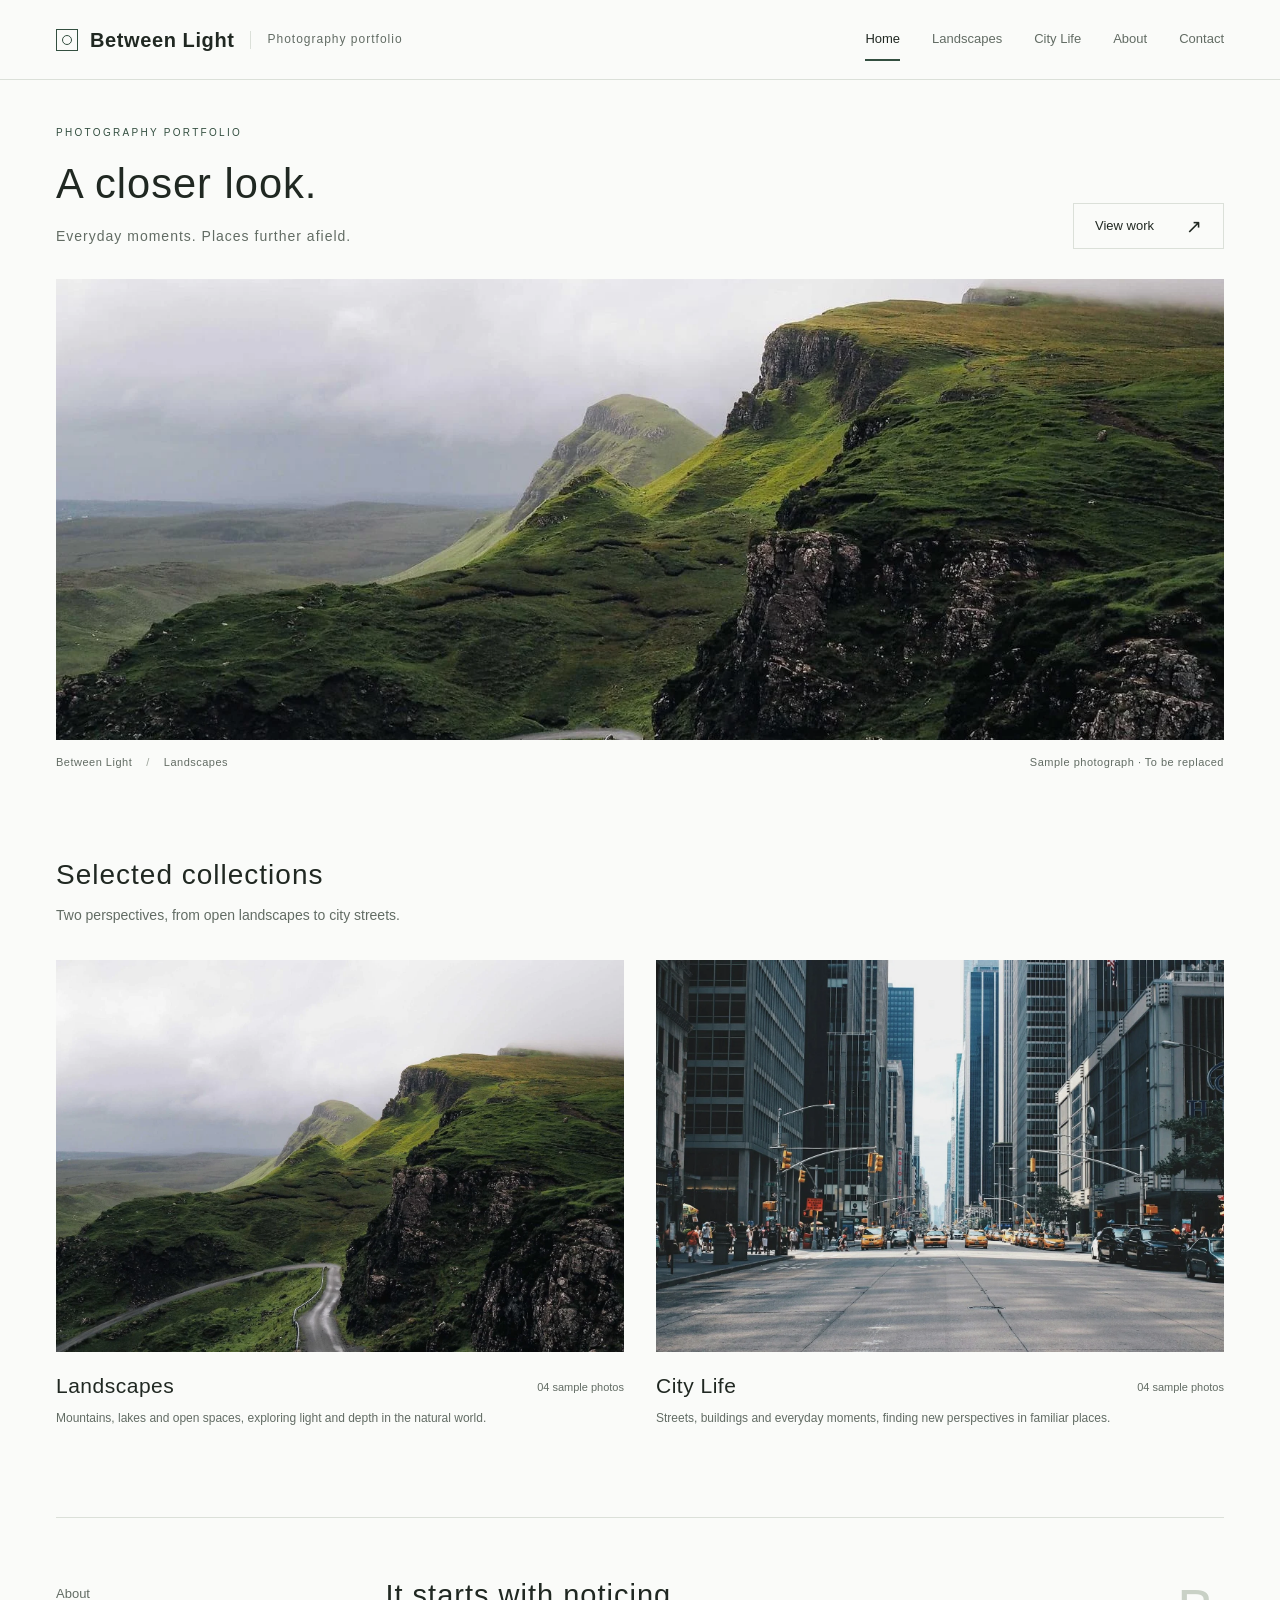
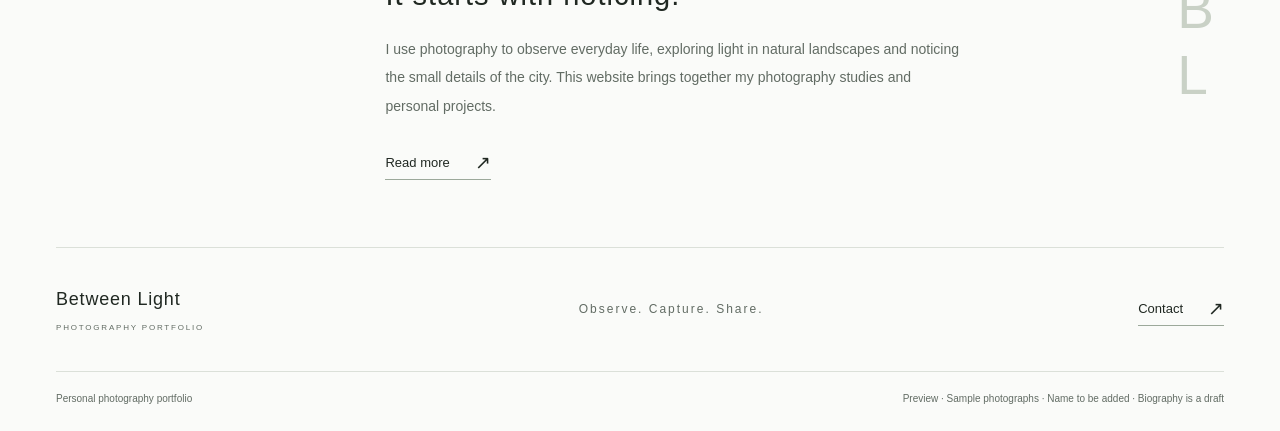
<file: index.html>
<!doctype html>
<html lang="en"><head><meta charset="utf-8"><meta name="viewport" content="width=device-width, initial-scale=1"><meta name="color-scheme" content="light"><title>Home | Between Light</title><meta name="description" content="Between Light. A personal photography portfolio featuring landscapes, city streets and everyday observations."><link rel="icon" href="assets/favicon.svg" type="image/svg+xml"><link rel="stylesheet" href="assets/style.css"><script src="assets/app.js" defer></script></head>
<body><a href="#main" class="skip-link">Skip to main content</a><header class="site-header"><div class="header-inner shell"><a class="brand" href="index.html" aria-label="Between Light Home"><span class="brand-mark" aria-hidden="true"></span><span>Between Light</span><span class="brand-divider" aria-hidden="true"></span><span class="brand-subtitle">Photography portfolio</span></a><button class="menu-toggle" aria-label="Open navigation menu" aria-expanded="false" aria-controls="primary-nav"><span></span><span></span></button><nav id="primary-nav" aria-label="Main navigation"><a href="index.html" aria-current=page>Home</a><a href="landscapes.html" >Landscapes</a><a href="city.html" >City Life</a><a href="about.html" >About</a><a href="contact.html" >Contact</a></nav></div></header><main id="main">
<section class="home-hero shell"><div class="hero-heading"><div><p class="eyebrow">PHOTOGRAPHY PORTFOLIO</p><h1>A closer look.</h1><p class="hero-intro">Everyday moments. Places further afield.</p></div><a href="#collections" class="outline-link">View work<span aria-hidden="true" class="arrow">↗</span></a></div><a class="hero-image" href="landscapes.html" aria-label="Explore landscape photographs"><img src="assets/images/landscape-01.webp" srcset="assets/images/landscape-01-thumb.webp 720w, assets/images/landscape-01.webp 1600w" sizes="(max-width: 767px) calc(100vw - 40px), 90vw" alt="A winding road along green cliffs shrouded in mist (sample photograph)" width="1600" height="1100" class="" loading="eager" decoding="async" fetchpriority=high></a><div class="hero-caption"><span>Between Light<span class="caption-divider">/</span>Landscapes</span><span>Sample photograph · To be replaced</span></div></section>
<section class="collections-section shell" id="collections"><div class="section-heading"><h2>Selected collections</h2><p>Two perspectives, from open landscapes to city streets.</p></div><div class="collections-grid"><article class="collection"><a class="collection-image" href="landscapes.html"><img src="assets/images/landscape-01.webp" srcset="assets/images/landscape-01-thumb.webp 720w, assets/images/landscape-01.webp 1600w" sizes="(max-width: 767px) calc(100vw - 40px), 90vw" alt="A winding road along green cliffs shrouded in mist (sample photograph)" width="1600" height="1100" class="" loading="lazy" decoding="async" ><span class="image-link" aria-hidden="true">↗</span></a><div class="collection-meta"><div><h3><a href="landscapes.html">Landscapes</a></h3><p>Mountains, lakes and open spaces, exploring light and depth in the natural world.</p></div><span class="collection-count">04 sample photos</span></div></article><article class="collection"><a class="collection-image" href="city.html"><img src="assets/images/city-01.webp" srcset="assets/images/city-01-thumb.webp 720w, assets/images/city-01.webp 1600w" sizes="(max-width: 767px) calc(100vw - 40px), 90vw" alt="Pedestrians and vehicles crossing an intersection between tall city buildings (sample photograph)" width="1600" height="1100" class="" loading="lazy" decoding="async" ><span class="image-link" aria-hidden="true">↗</span></a><div class="collection-meta"><div><h3><a href="city.html">City Life</a></h3><p>Streets, buildings and everyday moments, finding new perspectives in familiar places.</p></div><span class="collection-count">04 sample photos</span></div></article></div></section>
<section class="home-about shell"><div class="about-label">About</div><div><h2>It starts with noticing.</h2><p>I use photography to observe everyday life, exploring light in natural landscapes and noticing the small details of the city. This website brings together my photography studies and personal projects.</p><a href="about.html" class="text-link">Read more<span aria-hidden="true" class="arrow">↗</span></a></div><div class="about-monogram" aria-hidden="true">B<br>L</div></section></main><footer class="site-footer shell"><div class="footer-main"><a class="footer-brand" href="index.html">Between Light<span>PHOTOGRAPHY PORTFOLIO</span></a><p>Observe. Capture. Share.</p><a href="contact.html" class="text-link">Contact<span aria-hidden="true" class="arrow">↗</span></a></div><div class="footer-bottom"><span>Personal photography portfolio</span><span>Preview · Sample photographs · Name to be added · Biography is a draft</span></div></footer><div class="toast" role="status" aria-live="polite"></div></body></html>
</file>
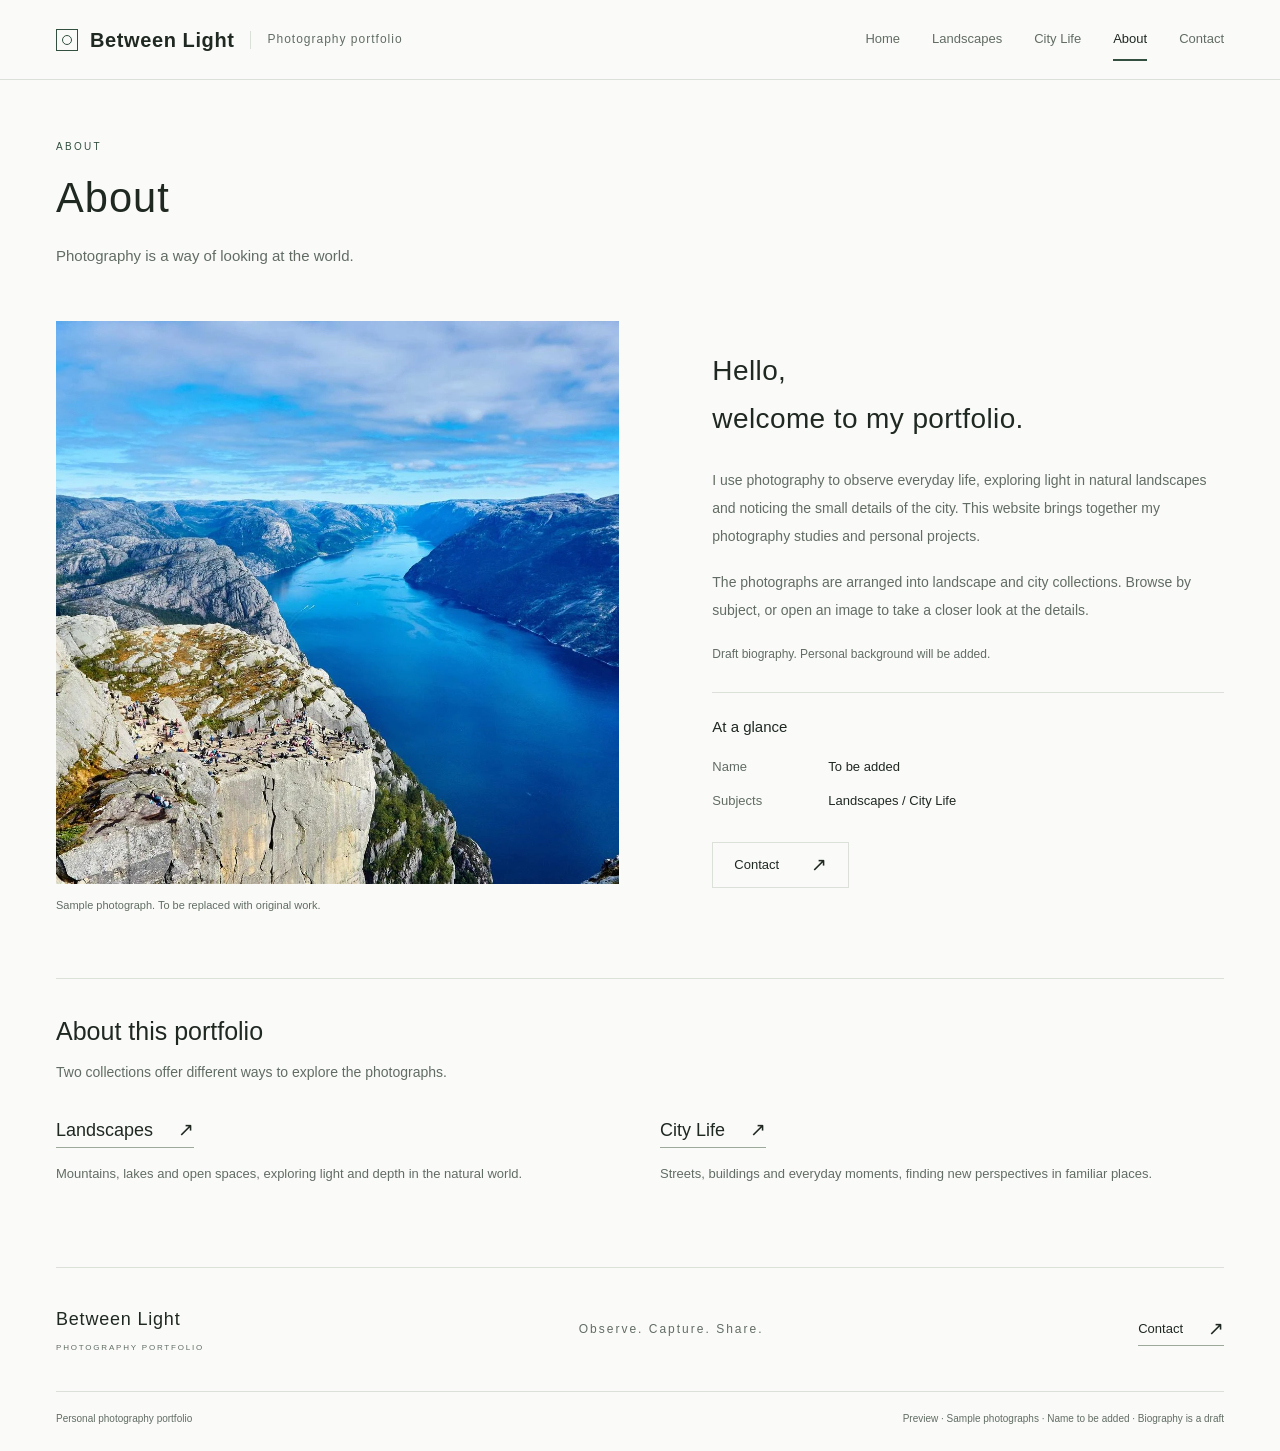
<file: about.html>
<!doctype html>
<html lang="en"><head><meta charset="utf-8"><meta name="viewport" content="width=device-width, initial-scale=1"><meta name="color-scheme" content="light"><title>About | Between Light</title><meta name="description" content="Between Light. A personal photography portfolio featuring landscapes, city streets and everyday observations."><link rel="icon" href="assets/favicon.svg" type="image/svg+xml"><link rel="stylesheet" href="assets/style.css"><script src="assets/app.js" defer></script></head>
<body><a href="#main" class="skip-link">Skip to main content</a><header class="site-header"><div class="header-inner shell"><a class="brand" href="index.html" aria-label="Between Light Home"><span class="brand-mark" aria-hidden="true"></span><span>Between Light</span><span class="brand-divider" aria-hidden="true"></span><span class="brand-subtitle">Photography portfolio</span></a><button class="menu-toggle" aria-label="Open navigation menu" aria-expanded="false" aria-controls="primary-nav"><span></span><span></span></button><nav id="primary-nav" aria-label="Main navigation"><a href="index.html" >Home</a><a href="landscapes.html" >Landscapes</a><a href="city.html" >City Life</a><a href="about.html" aria-current=page>About</a><a href="contact.html" >Contact</a></nav></div></header><main id="main"><section class="about-page shell"><div class="page-heading"><p class="eyebrow">ABOUT</p><h1>About</h1><p class="page-intro">Photography is a way of looking at the world.</p></div><div class="about-layout"><figure class="about-photo"><img src="assets/images/landscape-02.webp" srcset="assets/images/landscape-02-thumb.webp 720w, assets/images/landscape-02.webp 1600w" sizes="(max-width: 767px) calc(100vw - 40px), 90vw" alt="A blue fjord stretching between pale grey rock faces" width="1600" height="1100" class="" loading="eager" decoding="async" fetchpriority=high><figcaption>Sample photograph. To be replaced with original work.</figcaption></figure><div class="about-copy"><h2>Hello,<br>welcome to my portfolio.</h2><p>I use photography to observe everyday life, exploring light in natural landscapes and noticing the small details of the city. This website brings together my photography studies and personal projects.</p><p>The photographs are arranged into landscape and city collections. Browse by subject, or open an image to take a closer look at the details.</p><p class="draft-note">Draft biography. Personal background will be added.</p><div class="profile-details"><h3>At a glance</h3><dl><div><dt>Name</dt><dd>To be added</dd></div><div><dt>Subjects</dt><dd>Landscapes / City Life</dd></div></dl></div><a href="contact.html" class="outline-link">Contact<span aria-hidden="true" class="arrow">↗</span></a></div></div><section class="about-series"><h2>About this portfolio</h2><p>Two collections offer different ways to explore the photographs.</p><div class="about-series-grid"><article><h3><a href="landscapes.html" class="text-link">Landscapes<span aria-hidden="true" class="arrow">↗</span></a></h3><p>Mountains, lakes and open spaces, exploring light and depth in the natural world.</p></article><article><h3><a href="city.html" class="text-link">City Life<span aria-hidden="true" class="arrow">↗</span></a></h3><p>Streets, buildings and everyday moments, finding new perspectives in familiar places.</p></article></div></section></section></main><footer class="site-footer shell"><div class="footer-main"><a class="footer-brand" href="index.html">Between Light<span>PHOTOGRAPHY PORTFOLIO</span></a><p>Observe. Capture. Share.</p><a href="contact.html" class="text-link">Contact<span aria-hidden="true" class="arrow">↗</span></a></div><div class="footer-bottom"><span>Personal photography portfolio</span><span>Preview · Sample photographs · Name to be added · Biography is a draft</span></div></footer><div class="toast" role="status" aria-live="polite"></div></body></html>
</file>
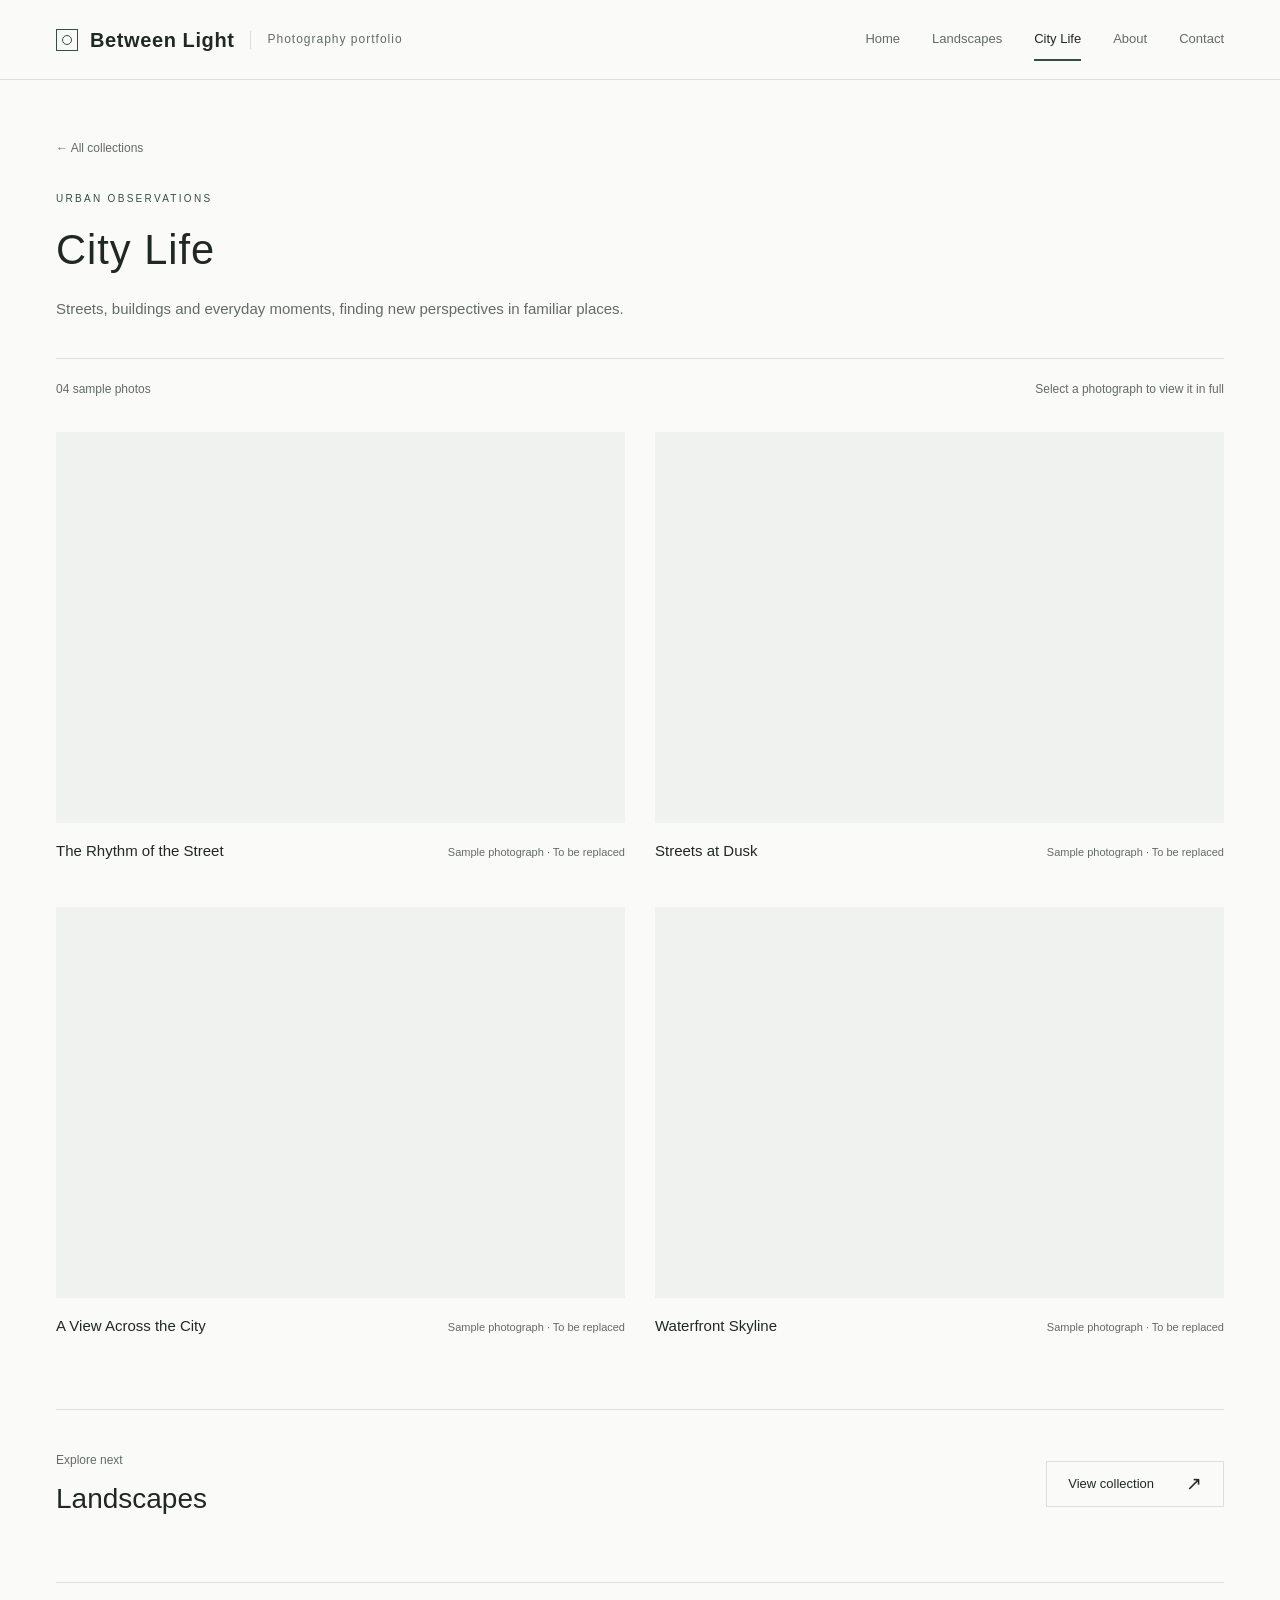
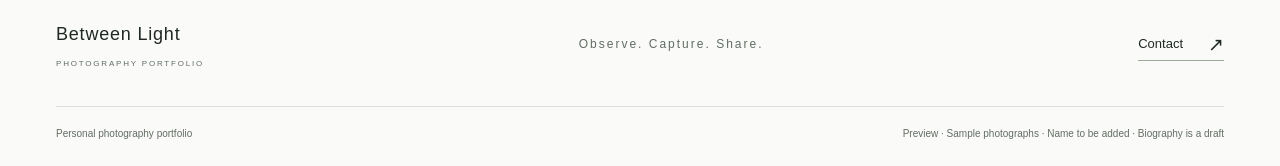
<file: city.html>
<!doctype html>
<html lang="en"><head><meta charset="utf-8"><meta name="viewport" content="width=device-width, initial-scale=1"><meta name="color-scheme" content="light"><title>City Life | Between Light</title><meta name="description" content="Between Light. A personal photography portfolio featuring landscapes, city streets and everyday observations."><link rel="icon" href="assets/favicon.svg" type="image/svg+xml"><link rel="stylesheet" href="assets/style.css"><script src="assets/app.js" defer></script></head>
<body><a href="#main" class="skip-link">Skip to main content</a><header class="site-header"><div class="header-inner shell"><a class="brand" href="index.html" aria-label="Between Light Home"><span class="brand-mark" aria-hidden="true"></span><span>Between Light</span><span class="brand-divider" aria-hidden="true"></span><span class="brand-subtitle">Photography portfolio</span></a><button class="menu-toggle" aria-label="Open navigation menu" aria-expanded="false" aria-controls="primary-nav"><span></span><span></span></button><nav id="primary-nav" aria-label="Main navigation"><a href="index.html" >Home</a><a href="landscapes.html" >Landscapes</a><a href="city.html" aria-current=page>City Life</a><a href="about.html" >About</a><a href="contact.html" >Contact</a></nav></div></header><main id="main"><section class="collection-page shell"><div class="page-heading"><a class="back-link" href="index.html#collections">← All collections</a><p class="eyebrow">URBAN OBSERVATIONS</p><h1>City Life</h1><p class="page-intro">Streets, buildings and everyday moments, finding new perspectives in familiar places.</p><div class="gallery-meta"><span>04 sample photos</span><span>Select a photograph to view it in full</span></div></div><div class="photo-grid"><figure class="photo-item"><a href="assets/images/city-01.webp" class="photo-open" data-photo data-title="The Rhythm of the Street" data-note="Sample photograph · To be replaced" aria-label="View full size: The Rhythm of the Street"><img src="assets/images/city-01.webp" srcset="assets/images/city-01-thumb.webp 720w, assets/images/city-01.webp 1600w" sizes="(max-width: 767px) calc(100vw - 40px), 90vw" alt="Pedestrians and vehicles crossing an intersection between tall city buildings" width="1600" height="1100" class="" loading="eager" decoding="async" fetchpriority=high><span class="photo-zoom" aria-hidden="true">View full size ↗</span></a><figcaption><span class="photo-title">The Rhythm of the Street</span><span>Sample photograph · To be replaced</span></figcaption></figure><figure class="photo-item"><a href="assets/images/city-02.webp" class="photo-open" data-photo data-title="Streets at Dusk" data-note="Sample photograph · To be replaced" aria-label="View full size: Streets at Dusk"><img src="assets/images/city-02.webp" srcset="assets/images/city-02-thumb.webp 720w, assets/images/city-02.webp 1600w" sizes="(max-width: 767px) calc(100vw - 40px), 90vw" alt="Traffic and streetlights reflected on a city street at dusk" width="1600" height="1100" class="" loading="eager" decoding="async" fetchpriority=high><span class="photo-zoom" aria-hidden="true">View full size ↗</span></a><figcaption><span class="photo-title">Streets at Dusk</span><span>Sample photograph · To be replaced</span></figcaption></figure><figure class="photo-item"><a href="assets/images/city-03.webp" class="photo-open" data-photo data-title="A View Across the City" data-note="Sample photograph · To be replaced" aria-label="View full size: A View Across the City"><img src="assets/images/city-03.webp" srcset="assets/images/city-03-thumb.webp 720w, assets/images/city-03.webp 1600w" sizes="(max-width: 767px) calc(100vw - 40px), 90vw" alt="A view over a dense city skyline toward a lake and the evening sky" width="1600" height="1100" class="" loading="lazy" decoding="async" ><span class="photo-zoom" aria-hidden="true">View full size ↗</span></a><figcaption><span class="photo-title">A View Across the City</span><span>Sample photograph · To be replaced</span></figcaption></figure><figure class="photo-item"><a href="assets/images/city-04.webp" class="photo-open" data-photo data-title="Waterfront Skyline" data-note="Sample photograph · To be replaced" aria-label="View full size: Waterfront Skyline"><img src="assets/images/city-04.webp" srcset="assets/images/city-04-thumb.webp 720w, assets/images/city-04.webp 1600w" sizes="(max-width: 767px) calc(100vw - 40px), 90vw" alt="A city skyline beside blue water, with the moon rising above" width="1600" height="1100" class="" loading="lazy" decoding="async" ><span class="photo-zoom" aria-hidden="true">View full size ↗</span></a><figcaption><span class="photo-title">Waterfront Skyline</span><span>Sample photograph · To be replaced</span></figcaption></figure></div><div class="next-collection"><div><p>Explore next</p><h2>Landscapes</h2></div><a href="landscapes.html" class="outline-link">View collection<span aria-hidden="true" class="arrow">↗</span></a></div></section><dialog class="lightbox" aria-labelledby="lightbox-title"><div class="lightbox-top"><span id="lightbox-counter"></span><button class="lightbox-close" aria-label="Close image viewer">Close <span aria-hidden="true">×</span></button></div><div class="lightbox-stage"><button class="lightbox-prev" aria-label="Previous photograph">←</button><img id="lightbox-image" alt=""><button class="lightbox-next" aria-label="Next photograph">→</button></div><div class="lightbox-caption"><h2 id="lightbox-title"></h2><p id="lightbox-note"></p></div></dialog></main><footer class="site-footer shell"><div class="footer-main"><a class="footer-brand" href="index.html">Between Light<span>PHOTOGRAPHY PORTFOLIO</span></a><p>Observe. Capture. Share.</p><a href="contact.html" class="text-link">Contact<span aria-hidden="true" class="arrow">↗</span></a></div><div class="footer-bottom"><span>Personal photography portfolio</span><span>Preview · Sample photographs · Name to be added · Biography is a draft</span></div></footer><div class="toast" role="status" aria-live="polite"></div></body></html>
</file>
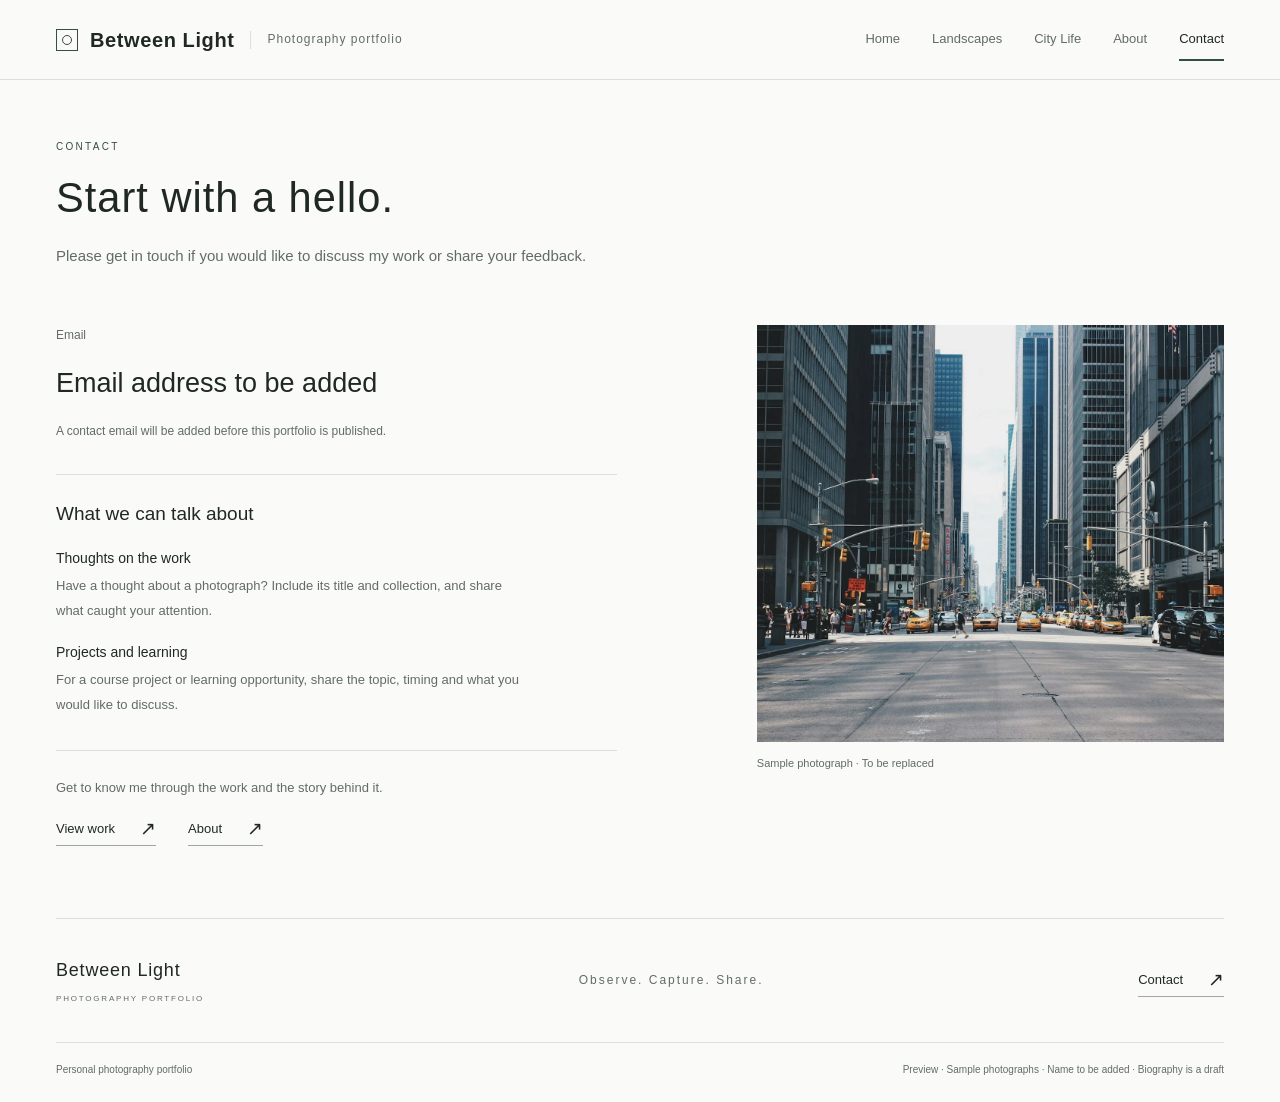
<file: contact.html>
<!doctype html>
<html lang="en"><head><meta charset="utf-8"><meta name="viewport" content="width=device-width, initial-scale=1"><meta name="color-scheme" content="light"><title>Contact | Between Light</title><meta name="description" content="Between Light. A personal photography portfolio featuring landscapes, city streets and everyday observations."><link rel="icon" href="assets/favicon.svg" type="image/svg+xml"><link rel="stylesheet" href="assets/style.css"><script src="assets/app.js" defer></script></head>
<body><a href="#main" class="skip-link">Skip to main content</a><header class="site-header"><div class="header-inner shell"><a class="brand" href="index.html" aria-label="Between Light Home"><span class="brand-mark" aria-hidden="true"></span><span>Between Light</span><span class="brand-divider" aria-hidden="true"></span><span class="brand-subtitle">Photography portfolio</span></a><button class="menu-toggle" aria-label="Open navigation menu" aria-expanded="false" aria-controls="primary-nav"><span></span><span></span></button><nav id="primary-nav" aria-label="Main navigation"><a href="index.html" >Home</a><a href="landscapes.html" >Landscapes</a><a href="city.html" >City Life</a><a href="about.html" >About</a><a href="contact.html" aria-current=page>Contact</a></nav></div></header><main id="main"><section class="contact-page shell"><div class="page-heading"><p class="eyebrow">CONTACT</p><h1>Start with a hello.</h1><p class="page-intro">Please get in touch if you would like to discuss my work or share your feedback.</p></div><div class="contact-layout"><div class="contact-details"><span class="contact-label">Email</span><h2 class="pending-email">Email address to be added</h2><p class="contact-hint">A contact email will be added before this portfolio is published.</p><section class="contact-profile"><h2>What we can talk about</h2><div class="contact-topic"><h3>Thoughts on the work</h3><p>Have a thought about a photograph? Include its title and collection, and share what caught your attention.</p></div><div class="contact-topic"><h3>Projects and learning</h3><p>For a course project or learning opportunity, share the topic, timing and what you would like to discuss.</p></div></section><div class="contact-secondary"><p>Get to know me through the work and the story behind it.</p><div class="contact-links"><a href="index.html#collections" class="text-link">View work<span aria-hidden="true" class="arrow">↗</span></a><a href="about.html" class="text-link">About<span aria-hidden="true" class="arrow">↗</span></a></div></div></div><figure class="contact-image"><img src="assets/images/city-01.webp" srcset="assets/images/city-01-thumb.webp 720w, assets/images/city-01.webp 1600w" sizes="(max-width: 767px) calc(100vw - 40px), 90vw" alt="Pedestrians and vehicles crossing an intersection between tall city buildings (sample photograph)" width="1600" height="1100" class="" loading="eager" decoding="async" fetchpriority=high><figcaption>Sample photograph · To be replaced</figcaption></figure></div></section></main><footer class="site-footer shell"><div class="footer-main"><a class="footer-brand" href="index.html">Between Light<span>PHOTOGRAPHY PORTFOLIO</span></a><p>Observe. Capture. Share.</p><a href="contact.html" class="text-link">Contact<span aria-hidden="true" class="arrow">↗</span></a></div><div class="footer-bottom"><span>Personal photography portfolio</span><span>Preview · Sample photographs · Name to be added · Biography is a draft</span></div></footer><div class="toast" role="status" aria-live="polite"></div></body></html>
</file>
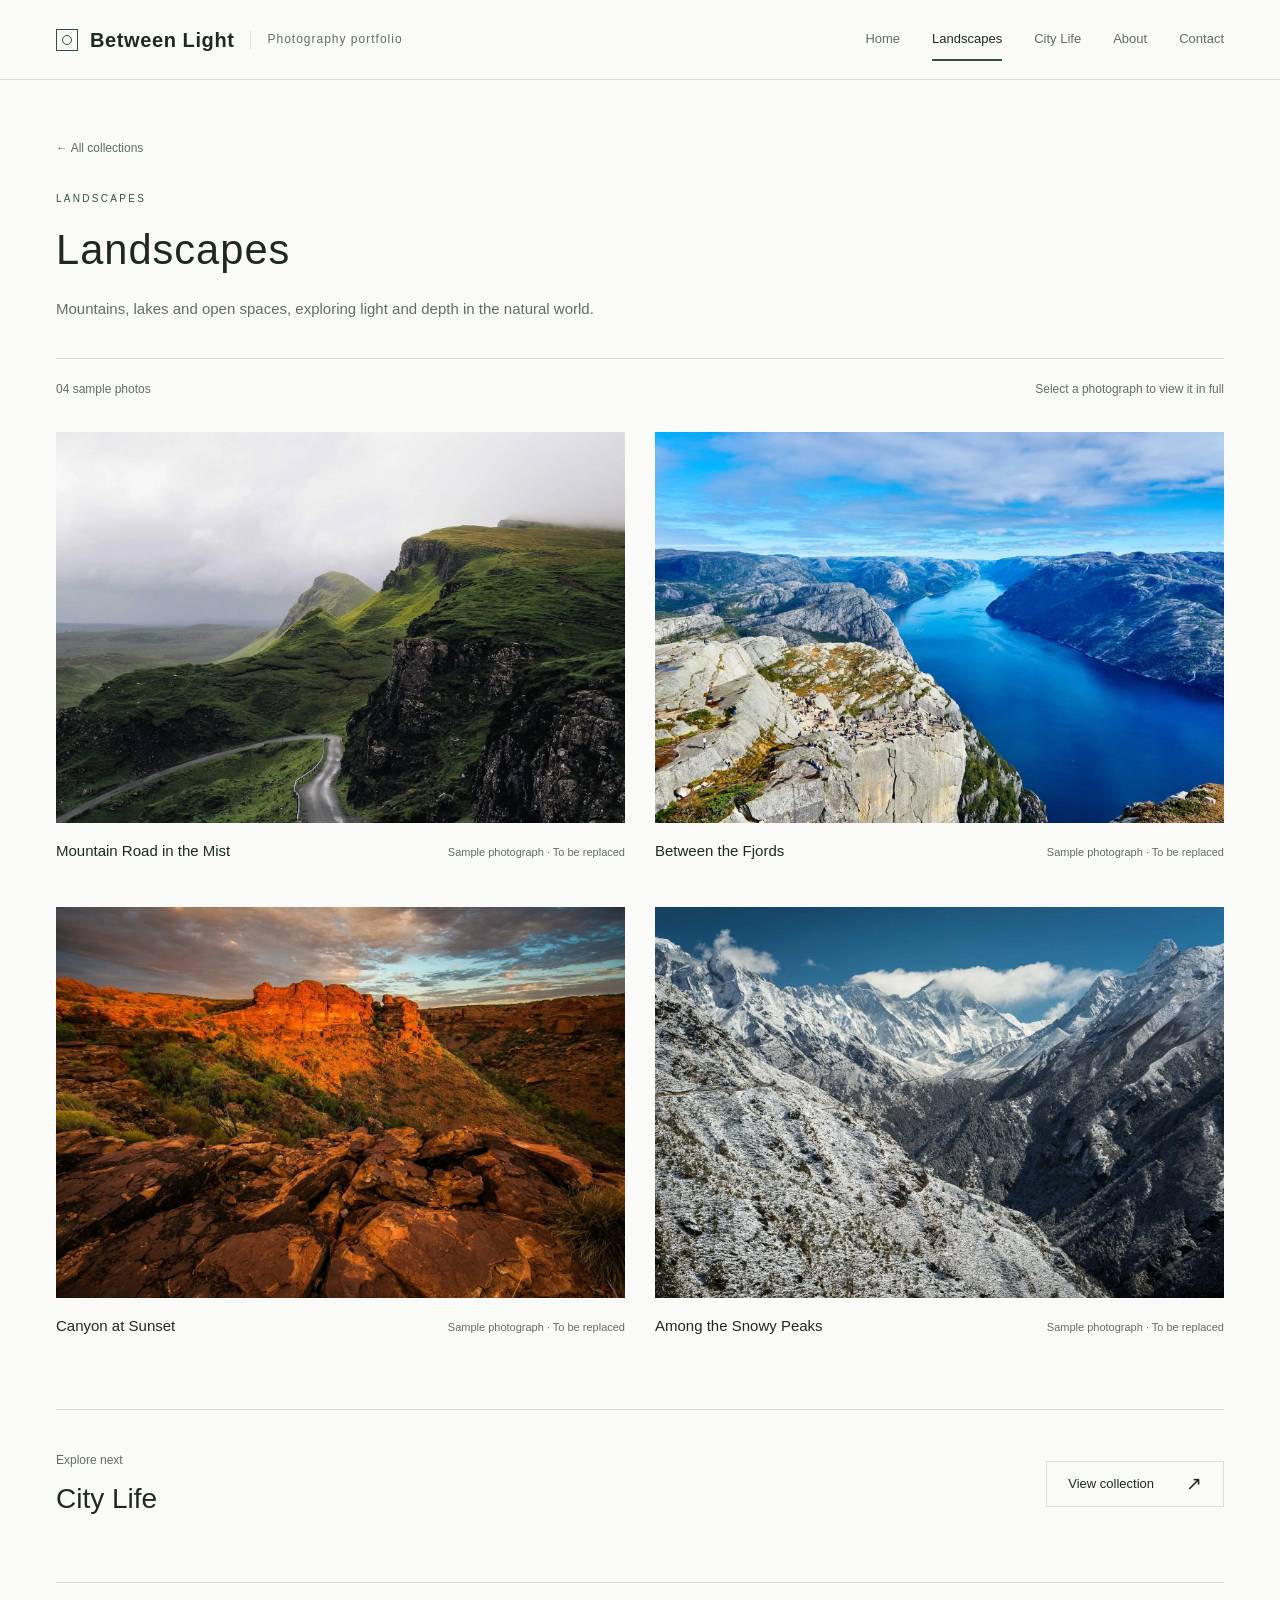
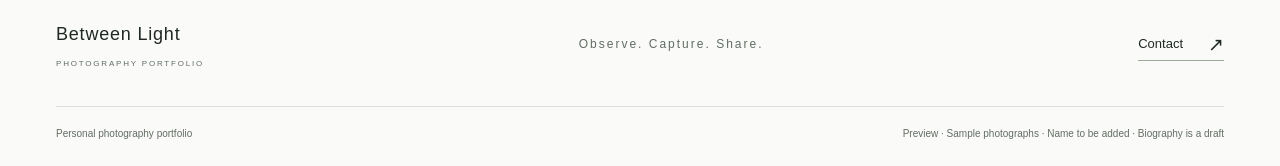
<file: landscapes.html>
<!doctype html>
<html lang="en"><head><meta charset="utf-8"><meta name="viewport" content="width=device-width, initial-scale=1"><meta name="color-scheme" content="light"><title>Landscapes | Between Light</title><meta name="description" content="Between Light. A personal photography portfolio featuring landscapes, city streets and everyday observations."><link rel="icon" href="assets/favicon.svg" type="image/svg+xml"><link rel="stylesheet" href="assets/style.css"><script src="assets/app.js" defer></script></head>
<body><a href="#main" class="skip-link">Skip to main content</a><header class="site-header"><div class="header-inner shell"><a class="brand" href="index.html" aria-label="Between Light Home"><span class="brand-mark" aria-hidden="true"></span><span>Between Light</span><span class="brand-divider" aria-hidden="true"></span><span class="brand-subtitle">Photography portfolio</span></a><button class="menu-toggle" aria-label="Open navigation menu" aria-expanded="false" aria-controls="primary-nav"><span></span><span></span></button><nav id="primary-nav" aria-label="Main navigation"><a href="index.html" >Home</a><a href="landscapes.html" aria-current=page>Landscapes</a><a href="city.html" >City Life</a><a href="about.html" >About</a><a href="contact.html" >Contact</a></nav></div></header><main id="main"><section class="collection-page shell"><div class="page-heading"><a class="back-link" href="index.html#collections">← All collections</a><p class="eyebrow">LANDSCAPES</p><h1>Landscapes</h1><p class="page-intro">Mountains, lakes and open spaces, exploring light and depth in the natural world.</p><div class="gallery-meta"><span>04 sample photos</span><span>Select a photograph to view it in full</span></div></div><div class="photo-grid"><figure class="photo-item"><a href="assets/images/landscape-01.webp" class="photo-open" data-photo data-title="Mountain Road in the Mist" data-note="Sample photograph · To be replaced" aria-label="View full size: Mountain Road in the Mist"><img src="assets/images/landscape-01.webp" srcset="assets/images/landscape-01-thumb.webp 720w, assets/images/landscape-01.webp 1600w" sizes="(max-width: 767px) calc(100vw - 40px), 90vw" alt="A winding road along green cliffs shrouded in mist" width="1600" height="1100" class="" loading="eager" decoding="async" fetchpriority=high><span class="photo-zoom" aria-hidden="true">View full size ↗</span></a><figcaption><span class="photo-title">Mountain Road in the Mist</span><span>Sample photograph · To be replaced</span></figcaption></figure><figure class="photo-item"><a href="assets/images/landscape-02.webp" class="photo-open" data-photo data-title="Between the Fjords" data-note="Sample photograph · To be replaced" aria-label="View full size: Between the Fjords"><img src="assets/images/landscape-02.webp" srcset="assets/images/landscape-02-thumb.webp 720w, assets/images/landscape-02.webp 1600w" sizes="(max-width: 767px) calc(100vw - 40px), 90vw" alt="A blue fjord stretching between pale grey rock faces" width="1600" height="1100" class="" loading="eager" decoding="async" fetchpriority=high><span class="photo-zoom" aria-hidden="true">View full size ↗</span></a><figcaption><span class="photo-title">Between the Fjords</span><span>Sample photograph · To be replaced</span></figcaption></figure><figure class="photo-item"><a href="assets/images/landscape-03.webp" class="photo-open" data-photo data-title="Canyon at Sunset" data-note="Sample photograph · To be replaced" aria-label="View full size: Canyon at Sunset"><img src="assets/images/landscape-03.webp" srcset="assets/images/landscape-03-thumb.webp 720w, assets/images/landscape-03.webp 1600w" sizes="(max-width: 767px) calc(100vw - 40px), 90vw" alt="Warm evening light falling across red-brown cliffs and rocks" width="1600" height="1100" class="" loading="lazy" decoding="async" ><span class="photo-zoom" aria-hidden="true">View full size ↗</span></a><figcaption><span class="photo-title">Canyon at Sunset</span><span>Sample photograph · To be replaced</span></figcaption></figure><figure class="photo-item"><a href="assets/images/landscape-04.webp" class="photo-open" data-photo data-title="Among the Snowy Peaks" data-note="Sample photograph · To be replaced" aria-label="View full size: Among the Snowy Peaks"><img src="assets/images/landscape-04.webp" srcset="assets/images/landscape-04-thumb.webp 720w, assets/images/landscape-04.webp 1600w" sizes="(max-width: 767px) calc(100vw - 40px), 90vw" alt="Snow-covered mountain peaks above a deep valley" width="1600" height="1100" class="" loading="lazy" decoding="async" ><span class="photo-zoom" aria-hidden="true">View full size ↗</span></a><figcaption><span class="photo-title">Among the Snowy Peaks</span><span>Sample photograph · To be replaced</span></figcaption></figure></div><div class="next-collection"><div><p>Explore next</p><h2>City Life</h2></div><a href="city.html" class="outline-link">View collection<span aria-hidden="true" class="arrow">↗</span></a></div></section><dialog class="lightbox" aria-labelledby="lightbox-title"><div class="lightbox-top"><span id="lightbox-counter"></span><button class="lightbox-close" aria-label="Close image viewer">Close <span aria-hidden="true">×</span></button></div><div class="lightbox-stage"><button class="lightbox-prev" aria-label="Previous photograph">←</button><img id="lightbox-image" alt=""><button class="lightbox-next" aria-label="Next photograph">→</button></div><div class="lightbox-caption"><h2 id="lightbox-title"></h2><p id="lightbox-note"></p></div></dialog></main><footer class="site-footer shell"><div class="footer-main"><a class="footer-brand" href="index.html">Between Light<span>PHOTOGRAPHY PORTFOLIO</span></a><p>Observe. Capture. Share.</p><a href="contact.html" class="text-link">Contact<span aria-hidden="true" class="arrow">↗</span></a></div><div class="footer-bottom"><span>Personal photography portfolio</span><span>Preview · Sample photographs · Name to be added · Biography is a draft</span></div></footer><div class="toast" role="status" aria-live="polite"></div></body></html>
</file>
<file: assets/style.css>
/* A quiet, light-only photography portfolio. Design variance 5, motion 2, density 3. */
:root{--paper:#fafbf9;--surface:#f0f2ef;--ink:#202822;--muted:#626c64;--line:#dbe0d9;--accent:#334f40;--wide:1376px;color-scheme:light;font-family:"Helvetica Neue",Arial,"PingFang SC","Microsoft YaHei",sans-serif;color:var(--ink);background:var(--paper);font-synthesis:none}
*{box-sizing:border-box}html{scroll-behavior:smooth;scroll-padding-top:96px}body{margin:0;font-size:15px;line-height:1.7;-webkit-font-smoothing:antialiased}body.modal-open{overflow:hidden}button,a{-webkit-tap-highlight-color:transparent}button,input{font:inherit}button,a{touch-action:manipulation}button{cursor:pointer}a{color:inherit;text-decoration:none}img{display:block;max-width:100%;height:auto}h1,h2,h3,p,figure{margin:0}h1,h2,h3{font-weight:500;line-height:1.35}button{color:inherit}::selection{background:#d7e2d5}a:focus-visible,button:focus-visible{outline:2px solid var(--accent);outline-offset:6px}.shell{width:calc(100% - 112px);max-width:var(--wide);margin-inline:auto}.skip-link{position:fixed;top:8px;left:16px;background:var(--ink);color:white;padding:10px 16px;z-index:100;transform:translateY(-160%)}.skip-link:focus{transform:translateY(0)}
.site-header{height:80px;border-bottom:1px solid var(--line);background:var(--paper)}.header-inner{height:100%;display:flex;align-items:center;justify-content:space-between;gap:36px}.brand{display:flex;gap:12px;align-items:center;font-weight:600;font-size:20px;letter-spacing:2px;white-space:nowrap}.brand-mark{position:relative;display:block;width:22px;height:22px;border:1.5px solid var(--accent)}.brand-mark:after{content:"";position:absolute;inset:5px;border:1.5px solid var(--accent);border-radius:50%}.brand-divider{height:18px;width:1px;background:var(--line);margin-inline:4px}.brand-subtitle{font-size:12px;font-weight:400;letter-spacing:2px;color:var(--muted)}nav{display:flex;align-items:center;gap:32px;height:100%}nav a{position:relative;display:flex;align-items:center;height:100%;font-size:13px;color:var(--muted);white-space:nowrap;transition:color .2s}nav a:hover,nav a[aria-current]{color:var(--ink)}nav a[aria-current]:after{content:"";position:absolute;height:2px;background:var(--accent);bottom:18px;left:0;right:0}.menu-toggle{display:none}
.home-hero{padding-top:44px}.hero-heading{display:flex;align-items:flex-end;justify-content:space-between;gap:36px;margin-bottom:30px}.eyebrow{font-size:10px;letter-spacing:2.3px;font-weight:500;color:var(--accent);margin-bottom:14px}h1{font-size:clamp(32px,3.25vw,48px);letter-spacing:1px;line-height:1.4}.hero-intro{font-size:14px;color:var(--muted);margin-top:12px;letter-spacing:1px}.outline-link,.solid-link{display:inline-flex;align-items:center;justify-content:space-between;gap:32px;min-height:46px;padding:10px 21px;font-size:13px;white-space:nowrap;background:transparent;border:1px solid var(--line);transition:background .2s,color .2s,border-color .2s}.outline-link:hover{border-color:var(--accent);background:#eef1ec}.solid-link{color:white;background:var(--accent);border-color:var(--accent)}.solid-link:hover{background:#253e2f}.outline-link:active,.solid-link:active{transform:translateY(1px)}.arrow{font-size:19px;line-height:1;font-weight:400}.hero-image{display:block;overflow:hidden;background:var(--surface);height:clamp(330px,36vw,530px)}.hero-image img{width:100%;height:100%;object-fit:cover;object-position:50% 50%;transition:transform .6s}.hero-image:hover img{transform:scale(1.012)}.hero-caption{display:flex;justify-content:space-between;align-items:center;margin-top:13px;font-size:11px;letter-spacing:.5px;color:var(--muted)}.caption-divider{margin:0 14px;color:#9da59c}
.collections-section{padding-top:84px;padding-bottom:88px}.section-heading{margin-bottom:32px}.section-heading h2{font-size:28px;letter-spacing:1px}.section-heading p{color:var(--muted);font-size:14px;margin-top:11px}.collections-grid{display:grid;grid-template-columns:1fr 1fr;gap:32px}.collection-image{display:block;aspect-ratio:1.45;position:relative;overflow:hidden;background:var(--surface)}.collection-image img{width:100%;height:100%;object-fit:cover;transition:transform .45s}.collection-image:hover img{transform:scale(1.025)}.image-link{position:absolute;bottom:18px;right:18px;width:40px;height:40px;display:grid;place-items:center;background:var(--paper);font-size:23px;opacity:0;transform:translateY(5px);transition:opacity .2s,transform .2s}.collection-image:hover .image-link,.collection-image:focus-visible .image-link{opacity:1;transform:none}.collection-meta{display:flex;justify-content:space-between;gap:18px;margin-top:20px}.collection-meta h3{font-size:21px;letter-spacing:.5px}.collection-meta p{color:var(--muted);margin-top:8px;font-size:12px}.collection-count{font-size:11px;color:var(--muted);white-space:nowrap;padding-top:6px}
.home-about{border-top:1px solid var(--line);padding-top:58px;padding-bottom:67px;display:grid;grid-template-columns:1fr 2.1fr .6fr;gap:30px}.about-label{font-size:13px;color:var(--muted);padding-top:7px}.home-about h2{font-size:29px;letter-spacing:1px}.home-about p{max-width:580px;margin:20px 0 26px;color:var(--muted);font-size:14px;line-height:2.05}.text-link{display:inline-flex;gap:25px;align-items:center;border-bottom:1px solid #9ca99b;padding-block:5px;font-size:13px}.text-link:hover{color:var(--accent);border-color:var(--accent)}.about-monogram{justify-self:end;font-size:55px;line-height:1.2;color:#c9d1c6;letter-spacing:10px;font-weight:300}
.site-footer{border-top:1px solid var(--line)}.footer-main{display:flex;align-items:center;justify-content:space-between;padding-block:36px;gap:24px}.footer-brand{font-size:18px;font-weight:500;letter-spacing:2px}.footer-brand span{display:block;font-size:8px;letter-spacing:1.8px;font-weight:400;color:var(--muted);margin-top:7px}.footer-main p{font-size:12px;color:var(--muted);letter-spacing:2px}.footer-bottom{display:flex;justify-content:space-between;gap:24px;padding:18px 0 24px;border-top:1px solid var(--line);font-size:10px;color:var(--muted)}
.page-heading{padding-top:58px;padding-bottom:32px}.page-intro{font-size:15px;color:var(--muted);margin-top:15px;max-width:680px;line-height:1.9}.back-link{display:block;font-size:12px;color:var(--muted);margin-bottom:32px;width:fit-content}.back-link:hover{color:var(--ink)}.gallery-meta{display:flex;justify-content:space-between;border-top:1px solid var(--line);padding-top:20px;margin-top:35px;font-size:12px;color:var(--muted)}.photo-grid{display:grid;grid-template-columns:1fr 1fr;gap:44px 30px}.photo-open{display:block;position:relative;overflow:hidden;background:var(--surface)}.photo-open img{width:100%;height:auto;aspect-ratio:16/11;object-fit:cover;transition:transform .4s}.photo-open:hover img{transform:scale(1.02)}.photo-zoom{position:absolute;bottom:18px;right:18px;background:var(--paper);padding:7px 12px;font-size:11px;opacity:0;transition:opacity .2s}.photo-open:hover .photo-zoom,.photo-open:focus-visible .photo-zoom{opacity:1}.photo-item figcaption{display:flex;align-items:baseline;justify-content:space-between;gap:16px;padding-top:15px;font-size:11px;color:var(--muted)}.photo-title{font-size:15px;color:var(--ink)}.next-collection{display:flex;align-items:center;justify-content:space-between;border-top:1px solid var(--line);margin-top:70px;padding-block:40px 64px;gap:20px}.next-collection p{font-size:12px;color:var(--muted);margin-bottom:10px}.next-collection h2{font-size:28px}
.about-page{padding-bottom:80px}.about-layout{display:grid;grid-template-columns:1.1fr 1fr;gap:8%;align-items:center;margin-top:18px}.about-photo img{width:100%;aspect-ratio:1;object-fit:cover}.about-photo figcaption,.contact-image figcaption{font-size:11px;color:var(--muted);margin-top:12px}.name-label{font-size:13px;color:var(--accent);margin-bottom:18px}.about-copy h2{font-size:28px;line-height:1.7;letter-spacing:.4px;margin-bottom:24px}.about-copy>p:not(.name-label){font-size:14px;color:var(--muted);line-height:2;margin-bottom:18px}.about-copy .draft-note{font-size:12px!important}.about-focus{border-top:1px solid var(--line);padding-top:24px;margin-block:30px;display:flex;gap:28px;font-size:12px}.about-focus span:first-child{color:var(--muted)}.contact-page{min-height:calc(100dvh - 300px);padding-bottom:72px}.contact-layout{display:grid;grid-template-columns:1.2fr 1fr;gap:12%;align-items:center;margin-top:22px}.contact-label{font-size:12px;display:block;color:var(--muted);margin-bottom:20px}.pending-email{font-size:27px;font-weight:400}.email-address{font-size:clamp(20px,2.7vw,35px);display:block;overflow-wrap:anywhere}.email-address:hover{text-decoration:underline;text-underline-offset:7px}.contact-actions{display:flex;flex-wrap:wrap;gap:12px;margin-top:30px}.contact-hint{color:var(--muted);font-size:12px;line-height:1.9;margin-top:18px}.contact-secondary{margin-top:55px;border-top:1px solid var(--line);padding-top:26px}.contact-secondary p{font-size:13px;color:var(--muted);margin-bottom:14px}.contact-image img{width:100%;aspect-ratio:1.12;object-fit:cover}
.lightbox{border:0;padding:24px 34px;width:min(1200px,calc(100vw - 60px));max-height:calc(100dvh - 36px);background:var(--paper);color:var(--ink);overflow:auto}.lightbox::backdrop{background:rgb(18 25 20 / .88)}.lightbox-top{display:flex;align-items:center;justify-content:space-between;font-size:12px;color:var(--muted);margin-bottom:16px}.lightbox-close{display:flex;align-items:center;gap:12px;border:0;background:none;font-size:12px;min-height:36px}.lightbox-close span{font-size:26px;line-height:1}.lightbox-stage{display:grid;grid-template-columns:40px 1fr 40px;align-items:center;gap:18px}.lightbox-stage img{width:100%;height:min(65dvh,700px);object-fit:contain}.lightbox-prev,.lightbox-next{background:transparent;border:1px solid var(--line);width:40px;height:44px;font-size:20px}.lightbox-prev:hover,.lightbox-next:hover{background:var(--surface)}.lightbox-caption{text-align:center;margin-top:20px}.lightbox-caption h2{font-size:17px}.lightbox-caption p{font-size:11px;color:var(--muted);margin-top:6px}.toast{position:fixed;bottom:24px;left:50%;transform:translate(-50%,12px);background:var(--ink);color:white;padding:12px 20px;font-size:13px;opacity:0;pointer-events:none;transition:opacity .2s,transform .2s;z-index:110;max-width:calc(100% - 32px)}.toast.visible{opacity:1;transform:translate(-50%,0)}
@media(min-width:1600px){.home-hero{padding-top:54px}.hero-heading{margin-bottom:36px}}
@media(max-width:1100px){.shell{width:calc(100% - 64px)}.brand-subtitle,.brand-divider{display:none}nav{gap:24px}.hero-image{height:400px}.about-layout{gap:5%}.about-copy h2{font-size:24px}.contact-layout{gap:7%}}
@media(max-width:767px){.shell{width:calc(100% - 40px)}.site-header{height:68px}.brand{font-size:18px;gap:10px}.brand-mark{width:20px;height:20px}.header-inner{gap:16px}.menu-toggle{display:flex;flex-direction:column;gap:6px;align-items:center;justify-content:center;width:44px;height:44px;border:0;background:none}.menu-toggle span{width:20px;height:1px;background:var(--ink);transition:transform .2s}.menu-toggle[aria-expanded=true] span:first-child{transform:translateY(3.5px) rotate(45deg)}.menu-toggle[aria-expanded=true] span:last-child{transform:translateY(-3.5px) rotate(-45deg)}nav{display:none;position:absolute;z-index:20;top:68px;left:0;right:0;height:auto;background:var(--paper);padding:12px 20px 20px;border-bottom:1px solid var(--line);flex-direction:column;align-items:stretch;gap:0}nav.is-open{display:flex}nav a{min-height:46px;font-size:14px;padding-inline:10px}nav a[aria-current]{background:var(--surface)}nav a[aria-current]:after{display:none}.home-hero{padding-top:32px}.hero-heading{align-items:flex-start;gap:16px;flex-direction:column;margin-bottom:24px}h1{font-size:30px;letter-spacing:0}.eyebrow{font-size:9px;letter-spacing:1.8px;margin-bottom:12px}.hero-intro{font-size:13px;margin-top:12px}.hero-heading .outline-link{margin-top:6px;min-height:42px;font-size:12px;padding:8px 15px;gap:28px}.hero-image{height:auto;aspect-ratio:1.12}.hero-caption{font-size:9px;gap:12px;letter-spacing:0}.caption-divider{margin-inline:7px}.collections-section{padding-top:56px;padding-bottom:48px}.section-heading{margin-bottom:24px}.section-heading h2{font-size:25px}.section-heading p{font-size:13px;margin-top:8px}.collections-grid{grid-template-columns:1fr;gap:36px}.collection-image{aspect-ratio:1.4}.collection-meta{margin-top:14px}.collection-meta h3{font-size:20px}.collection-meta p{font-size:12px;max-width:250px;line-height:1.9}.collection-count{font-size:10px}.image-link{opacity:1;transform:none;width:34px;height:34px;bottom:12px;right:12px;font-size:20px}.home-about{grid-template-columns:1fr;padding-top:30px;padding-bottom:40px;gap:18px}.about-label{font-size:12px}.home-about h2{font-size:25px}.home-about p{font-size:13px;margin-block:15px 20px}.about-monogram{display:none}.footer-main{padding-block:28px;gap:16px}.footer-brand{font-size:16px}.footer-brand span{font-size:7px;letter-spacing:1px}.footer-main p{display:none}.footer-main .text-link{font-size:12px}.footer-bottom{flex-direction:column;gap:8px;font-size:10px;padding-block:16px 22px}.page-heading{padding-top:34px;padding-bottom:24px}.page-intro{font-size:13px;margin-top:12px}.back-link{margin-bottom:25px}.gallery-meta{margin-top:24px;padding-top:16px;font-size:10px}.photo-grid{grid-template-columns:1fr;gap:28px}.photo-item figcaption{padding-top:12px;font-size:10px}.photo-title{font-size:14px}.photo-zoom{opacity:1;bottom:12px;right:12px;font-size:10px;padding:5px 9px}.next-collection{margin-top:36px;padding-block:28px 40px}.next-collection h2{font-size:22px}.next-collection p{font-size:11px}.next-collection .outline-link{gap:20px;padding-inline:14px;font-size:12px}.about-page{padding-bottom:44px}.about-layout{grid-template-columns:1fr;gap:32px;margin-top:6px}.about-photo img{aspect-ratio:1.25}.about-copy h2{font-size:23px}.about-copy>p:not(.name-label){font-size:13px}.about-focus{gap:20px;margin-block:24px}.contact-page{padding-bottom:40px}.contact-layout{grid-template-columns:1fr;gap:32px;margin-top:10px}.contact-details{padding-top:10px}.pending-email{font-size:24px}.contact-label{margin-bottom:15px}.contact-secondary{margin-top:30px}.contact-image img{aspect-ratio:1.5}.lightbox{padding:15px;width:calc(100vw - 20px);max-height:calc(100dvh - 24px)}.lightbox-top{margin-bottom:12px}.lightbox-stage{grid-template-columns:32px 1fr 32px;gap:5px}.lightbox-stage img{height:55dvh}.lightbox-prev,.lightbox-next{width:32px;height:44px}.lightbox-caption{margin-top:16px}.lightbox-caption h2{font-size:15px}}
@media(prefers-reduced-motion:reduce){html{scroll-behavior:auto}*,*:before,*:after{transition:none!important;animation:none!important}}

/* Profile and contact information use simple typography and open spacing. */
.profile-details{margin:26px 0 30px;padding-top:24px;border-top:1px solid var(--line)}
.profile-details h3{font-size:15px;margin-bottom:18px}
.profile-details dl{margin:0;display:grid;gap:12px}
.profile-details dl>div{display:grid;grid-template-columns:100px 1fr;gap:16px;font-size:13px}
.profile-details dt{color:var(--muted)}
.profile-details dd{margin:0;overflow-wrap:anywhere}
.about-series{margin-top:64px;padding-top:36px;border-top:1px solid var(--line)}
.about-series h2{font-size:25px}
.about-series>p{margin-top:12px;font-size:14px;color:var(--muted)}
.about-series-grid{display:grid;grid-template-columns:1fr 1fr;gap:40px;margin-top:28px}
.about-series-grid h3 .text-link{font-size:18px;font-weight:400}
.about-series-grid p{margin-top:14px;color:var(--muted);font-size:13px;line-height:1.9}
.contact-layout{align-items:start}
.contact-profile{margin-top:32px;padding-top:26px;border-top:1px solid var(--line)}
.contact-profile h2{font-size:19px;margin-bottom:22px}
.contact-topic+.contact-topic{margin-top:20px}
.contact-topic h3{font-size:14px;margin-bottom:6px}
.contact-topic p{font-size:13px;color:var(--muted);max-width:36em;line-height:1.9}
.contact-profile+.contact-secondary{margin-top:32px}
.contact-links{display:flex;gap:32px;flex-wrap:wrap}
@media(max-width:767px){
  .profile-details{margin-block:24px}
  .profile-details dl>div{grid-template-columns:82px 1fr;gap:12px;font-size:12px}
  .about-series{margin-top:40px;padding-top:28px}
  .about-series h2{font-size:22px}
  .about-series>p{font-size:13px}
  .about-series-grid{grid-template-columns:1fr;gap:24px;margin-top:24px}
  .contact-profile{margin-top:28px;padding-top:24px}
  .contact-profile h2{font-size:18px}
  .contact-topic p{font-size:12px}
}

/* English copy uses tighter tracking and room for longer captions. */
.brand{letter-spacing:.6px}
.brand-subtitle{letter-spacing:1px}
.footer-brand{letter-spacing:.8px}
.hero-caption{gap:12px;flex-wrap:wrap}
.gallery-meta{gap:16px}
@media(max-width:767px){
  .photo-item figcaption{flex-direction:column;align-items:flex-start;gap:4px}
  .hero-caption{gap:4px 12px}
  .collection-meta{gap:12px}
  .collection-meta>div{min-width:0}
  .next-collection{gap:16px}
}
</file>
